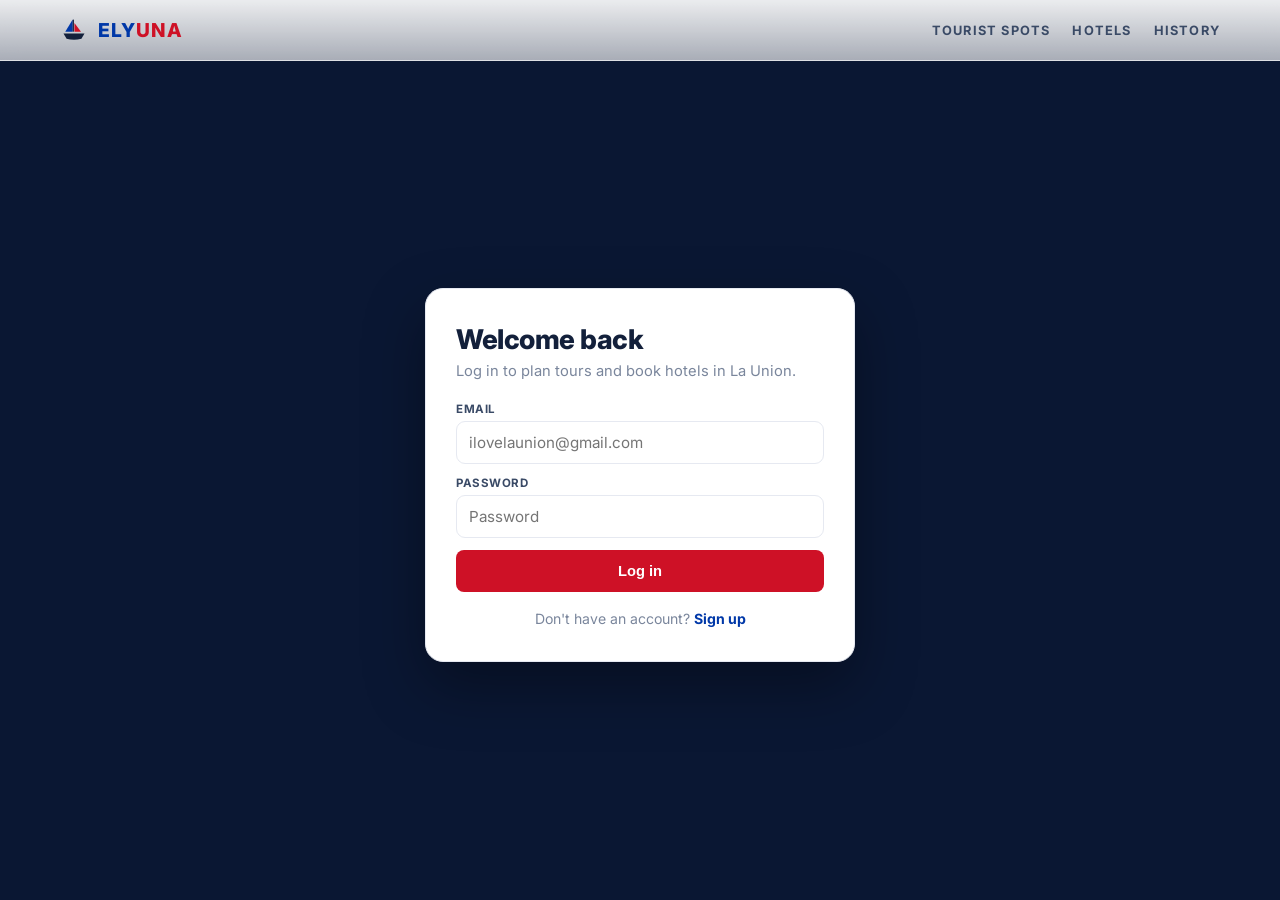
<file: login.html>
<!DOCTYPE html>
<html lang="en">
<head>
<meta charset="UTF-8" />
<meta name="viewport" content="width=device-width, initial-scale=1.0" />
<title>Log in | ELYUNA</title>
<link rel="preconnect" href="https://fonts.googleapis.com" />
<link rel="preconnect" href="https://fonts.gstatic.com" crossorigin />
<link href="https://fonts.googleapis.com/css2?family=Inter:wght@400;500;600;700;800&display=swap" rel="stylesheet" />
<link rel="stylesheet" href="css/style.css" />
</head>
<body>
  <div class="bg-aura"></div>
  <div class="bg-grid"></div>

  <nav>
    <a class="brand" href="index.html"><span class="dot"></span> <span><span class="b1">ELY</span><span class="b2">UNA</span></span></a>
    <div class="nav-links">
      <a href="index.html">Tourist Spots</a>
      <a href="hotels.html">Hotels</a>
      <a href="index.html#intro">History</a>
    </div>
  </nav>

  <div class="auth-wrap">
    <form class="auth-card" id="loginForm">
      <h1>Welcome back</h1>
      <p class="sub">Log in to plan tours and book hotels in La Union.</p>
      <div class="auth-err" id="err"></div>
      <div class="field">
        <label for="email">Email</label>
        <input type="email" id="email" placeholder="ilovelaunion@gmail.com" required />
      </div>
      <div class="field">
        <label for="password">Password</label>
        <input type="password" id="password" placeholder="Password" required />
      </div>
      <button type="submit" class="btn btn-red btn-block">Log in</button>
      <div class="auth-switch">Don't have an account? <a href="signup.html">Sign up</a></div>
    </form>
  </div>

  <script src="js/app.js"></script>
  <script>
    const form = document.getElementById("loginForm");
    const err = document.getElementById("err");
    form.addEventListener("submit", async function (e) {
      e.preventDefault();
      err.classList.remove("show");
      const email = document.getElementById("email").value;
      const password = document.getElementById("password").value;
      const res = await api("api/login.php", "POST", { email: email, password: password });
      if (!res.ok) {
        err.textContent = res.data.error || "Could not log in.";
        err.classList.add("show");
        return;
      }
      window.location.href = "trips.html";
    });
  </script>
</body>
</html>
</file>
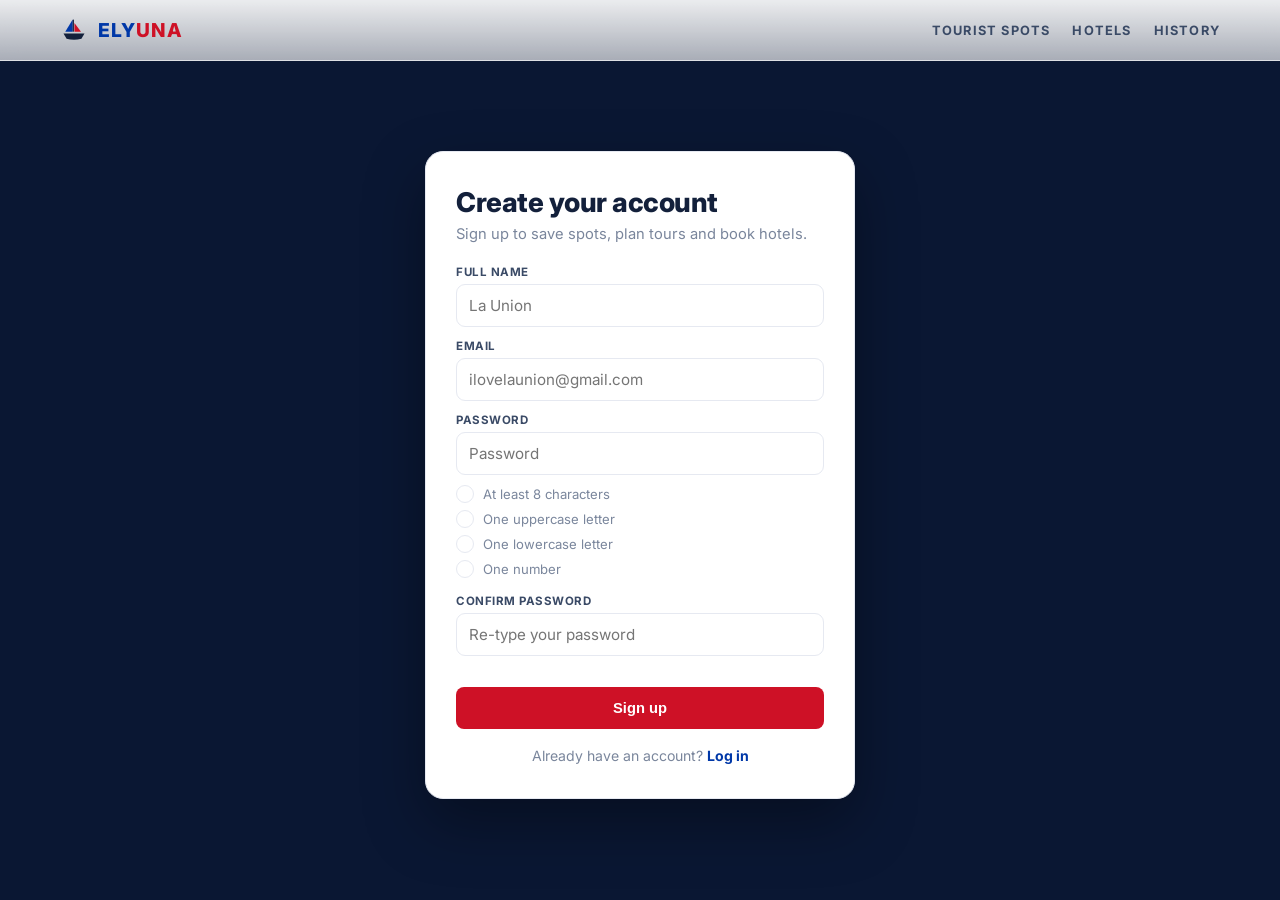
<file: signup.html>
<!DOCTYPE html>
<html lang="en">
<head>
<meta charset="UTF-8" />
<meta name="viewport" content="width=device-width, initial-scale=1.0" />
<title>Sign up | ELYUNA</title>
<link rel="preconnect" href="https://fonts.googleapis.com" />
<link rel="preconnect" href="https://fonts.gstatic.com" crossorigin />
<link href="https://fonts.googleapis.com/css2?family=Inter:wght@400;500;600;700;800&display=swap" rel="stylesheet" />
<link rel="stylesheet" href="css/style.css" />
</head>
<body>
  <div class="bg-aura"></div>
  <div class="bg-grid"></div>

  <nav>
    <a class="brand" href="index.html"><span class="dot"></span> <span><span class="b1">ELY</span><span class="b2">UNA</span></span></a>
    <div class="nav-links">
      <a href="index.html">Tourist Spots</a>
      <a href="hotels.html">Hotels</a>
      <a href="index.html#intro">History</a>
    </div>
  </nav>

  <div class="auth-wrap">
    <form class="auth-card" id="signupForm">
      <h1>Create your account</h1>
      <p class="sub">Sign up to save spots, plan tours and book hotels.</p>
      <div class="auth-err" id="err"></div>
      <div class="field">
        <label for="name">Full name</label>
        <input type="text" id="name" placeholder="La Union" required />
      </div>
      <div class="field">
        <label for="email">Email</label>
        <input type="email" id="email" placeholder="ilovelaunion@gmail.com" required />
      </div>
      <div class="field">
        <label for="password">Password</label>
        <input type="password" id="password" placeholder="Password" required />
      </div>
      <ul class="pw-reqs" id="pwReqs">
        <li data-rule="len"><span class="tick"></span> At least 8 characters</li>
        <li data-rule="upper"><span class="tick"></span> One uppercase letter</li>
        <li data-rule="lower"><span class="tick"></span> One lowercase letter</li>
        <li data-rule="num"><span class="tick"></span> One number</li>
      </ul>
      <div class="field">
        <label for="confirm">Confirm password</label>
        <input type="password" id="confirm" placeholder="Re-type your password" required />
        <div class="match-hint" id="matchHint"></div>
      </div>
      <button type="submit" class="btn btn-red btn-block">Sign up</button>
      <div class="auth-switch">Already have an account? <a href="login.html">Log in</a></div>
    </form>
  </div>

  <script src="js/app.js"></script>
  <script>
    const form = document.getElementById("signupForm");
    const err = document.getElementById("err");
    const pwInput = document.getElementById("password");
    const confirmInput = document.getElementById("confirm");
    const matchHint = document.getElementById("matchHint");
    const reqs = document.getElementById("pwReqs");

    // Show whether the confirm field matches as the user types.
    function updateMatch() {
      if (!confirmInput.value) { matchHint.textContent = ""; matchHint.className = "match-hint"; return; }
      if (confirmInput.value === pwInput.value) {
        matchHint.textContent = "Passwords match";
        matchHint.className = "match-hint ok";
      } else {
        matchHint.textContent = "Passwords do not match yet";
        matchHint.className = "match-hint bad";
      }
    }
    confirmInput.addEventListener("input", updateMatch);

    // The same rules the server checks. Returns which ones currently pass.
    function checkPassword(pw) {
      return {
        len: pw.length >= 8,
        upper: /[A-Z]/.test(pw),
        lower: /[a-z]/.test(pw),
        num: /[0-9]/.test(pw)
      };
    }

    // Update the little checklist live as the user types.
    pwInput.addEventListener("input", function () {
      const result = checkPassword(pwInput.value);
      reqs.querySelectorAll("li").forEach(function (li) {
        const ok = result[li.dataset.rule];
        li.classList.toggle("met", ok);
        li.querySelector(".tick").innerHTML = ok ? ICONS.check : "";
      });
      updateMatch();
    });

    form.addEventListener("submit", async function (e) {
      e.preventDefault();
      err.classList.remove("show");
      const name = document.getElementById("name").value;
      const email = document.getElementById("email").value;
      const password = pwInput.value;
      const confirm = confirmInput.value;

      // Don't even send it if the password doesn't meet the rules yet.
      const result = checkPassword(password);
      if (!result.len || !result.upper || !result.lower || !result.num) {
        err.textContent = "Please meet all the password requirements below.";
        err.classList.add("show");
        return;
      }
      if (password !== confirm) {
        err.textContent = "The passwords do not match.";
        err.classList.add("show");
        return;
      }
      const res = await api("api/signup.php", "POST", { name: name, email: email, password: password, confirm: confirm });
      if (!res.ok) {
        err.textContent = res.data.error || "Could not sign up.";
        err.classList.add("show");
        return;
      }
      window.location.href = "trips.html";
    });
  </script>
</body>
</html>
</file>
<file: css/style.css>
/* Shared styles for the La Union Tour site.
   Layout/structure is based on our tour-guide mockup (big hero, count-up
   stats, category blocks, glass cards, modal). The colors come from the
   La Union / Philippine flag posters: red, royal blue, gold and white.
   Font is Inter (taken from our Klook mockup). */

:root {
  --red:      #ce1126;
  --red-d:    #a60d1d;
  --blue:     #0038a8;
  --blue-d:   #002a7a;
  --gold:     #f5a800;
  --ink:      #13203b;
  --ink-soft: #3a4a66;
  --muted:    #7a869c;
  --line:     #e6e9f1;
  --bg:       #ffffff;
  --bg-soft:  #f4f7fc;
  --star:     #f5a623;
  --green:    #0a8754;
  --grad-text:  linear-gradient(100deg, #0038a8 0%, #2f5bd0 45%, #ce1126 105%);
  --grad-brand: linear-gradient(120deg, #0038a8, #ce1126);
  --panel:      #ffffff;
  --panel-line: #e6e9f1;
  /* placeholder card colors per category */
  --c-beaches:   #0038a8;
  --c-mountains: #1c2f6b;
  --c-food:      #ce1126;
  --c-culture:   #c98a1a;
}

* { margin: 0; padding: 0; box-sizing: border-box; }
html { scroll-behavior: smooth; scroll-padding-top: 80px; }
body {
  background: var(--bg);
  color: var(--ink);
  font-family: 'Inter', system-ui, sans-serif;
  -webkit-font-smoothing: antialiased;
  overflow-x: hidden;
}
::selection { background: var(--red); color: #fff; }
a { color: inherit; text-decoration: none; }
img { display: block; }

/* soft background auras + faint grid (light version of the mockup's glow layer) */
.bg-aura {
  position: fixed; inset: 0; z-index: -2;
  background:
    radial-gradient(55% 45% at 12% 8%, rgba(0,56,168,0.10), transparent 60%),
    radial-gradient(50% 40% at 88% 14%, rgba(206,17,38,0.08), transparent 60%),
    radial-gradient(60% 55% at 50% 105%, rgba(245,168,0,0.07), transparent 60%),
    var(--bg);
}
.bg-grid {
  position: fixed; inset: 0; z-index: -1; opacity: 0.5;
  background-image:
    linear-gradient(rgba(19,32,59,0.04) 1px, transparent 1px),
    linear-gradient(90deg, rgba(19,32,59,0.04) 1px, transparent 1px);
  background-size: 54px 54px;
  mask-image: radial-gradient(circle at 50% 25%, #000 25%, transparent 78%);
  -webkit-mask-image: radial-gradient(circle at 50% 25%, #000 25%, transparent 78%);
}

/* ---------------- Nav ---------------- */
nav {
  position: fixed; top: 0; left: 0; right: 0; z-index: 50;
  display: flex; align-items: center; justify-content: space-between;
  padding: 16px clamp(18px, 5vw, 60px);
  backdrop-filter: blur(10px);
  background: linear-gradient(180deg, rgba(255,255,255,0.92), rgba(255,255,255,0.65));
  border-bottom: 1px solid rgba(19,32,59,0.06);
}
.brand {
  font-weight: 800; font-size: 1.2rem; letter-spacing: 1px; color: var(--ink);
  display: flex; align-items: center; gap: 10px;
}
.brand-logo { width: 28px; height: 28px; flex: 0 0 auto; }
.brand .b1 { color: var(--blue); }
.brand .b2 { color: var(--red); }
.nav-links { display: flex; gap: 22px; align-items: center; }
.nav-links a {
  color: var(--ink-soft); font-size: .8rem; font-weight: 700; letter-spacing: 1.2px;
  text-transform: uppercase; position: relative; transition: color .25s;
}
.nav-links a::after {
  content: ''; position: absolute; left: 0; bottom: -6px; height: 2px; width: 0;
  background: var(--grad-brand); transition: width .3s;
}
.nav-links a:hover { color: var(--ink); }
.nav-links a:hover::after { width: 100%; }
.nav-links a.active { color: var(--red); }

/* nav hover menus (categories under Tourist Spots, types under Hotels) */
.nav-item { position: relative; display: inline-flex; align-items: center; }
.nav-drop {
  position: absolute; top: 100%; left: 50%; transform: translateX(-50%); min-width: 210px;
  background: #fff; border: 1px solid var(--line); border-radius: 10px; box-shadow: 0 12px 30px rgba(19,32,59,.16);
  padding: 6px; margin-top: 10px; display: none; z-index: 60;
}
.nav-drop::before { content: ''; position: absolute; top: -12px; left: 0; right: 0; height: 12px; }
.nav-item:hover .nav-drop, .nav-item:focus-within .nav-drop { display: block; }
.nav-links .nav-drop a {
  display: block; padding: 9px 12px; border-radius: 7px; font-size: .84rem; font-weight: 600;
  color: var(--ink); text-transform: none; letter-spacing: 0;
}
.nav-links .nav-drop a::after { display: none; }
.nav-links .nav-drop a:hover { background: var(--bg-soft); color: var(--blue); }
.nav-cta { color: #fff !important; background: var(--red); padding: 9px 16px; border-radius: 7px; letter-spacing: 1px; }
.nav-cta::after { display: none; }
.nav-cta:hover { background: var(--red-d); color: #fff !important; }
.nav-ghost { border: 1px solid var(--line); padding: 9px 16px; border-radius: 7px; }
.nav-ghost::after { display: none; }
.nav-user { font-weight: 700; color: var(--blue); font-size: .8rem; text-transform: none; letter-spacing: 0; }
.nav-user::after { display: none; }

/* account dropdown */
.acct { position: relative; display: inline-block; }
.acct-btn {
  display: inline-flex; align-items: center; gap: 7px; background: #fff; border: 1px solid var(--line);
  border-radius: 7px; padding: 8px 14px; font-family: inherit; font-weight: 700; font-size: .8rem;
  letter-spacing: 1px; text-transform: uppercase; color: var(--blue); cursor: pointer;
}
.acct-btn:hover { border-color: var(--blue); }
.acct-btn::after {
  content: ''; width: 0; height: 0; border-left: 4px solid transparent; border-right: 4px solid transparent;
  border-top: 5px solid currentColor;
}
.acct-drop {
  position: absolute; top: calc(100% + 8px); right: 0; background: #fff; border: 1px solid var(--line);
  border-radius: 10px; box-shadow: 0 12px 30px rgba(19,32,59,.14); min-width: 190px; padding: 6px; display: none; z-index: 60;
}
.acct-drop.open { display: block; }
.nav-links .acct-drop a {
  display: block; padding: 10px 12px; border-radius: 7px; font-size: .86rem; font-weight: 600;
  color: var(--ink); text-transform: none; letter-spacing: 0;
}
.nav-links .acct-drop a::after { display: none; }
.nav-links .acct-drop a:hover { background: var(--bg-soft); color: var(--blue); }

/* saved (heart) icon button in the nav */
.nav-links a.nav-icon { position: relative; display: inline-flex; align-items: center; color: var(--ink-soft); padding: 4px 2px; }
.nav-links a.nav-icon::after { display: none; }
.nav-links a.nav-icon:hover { color: var(--red); }
.saved-count {
  display: none; position: absolute; top: -5px; right: -7px; min-width: 16px; height: 16px;
  padding: 0 4px; box-sizing: border-box; border-radius: 9px; background: var(--red); color: #fff;
  font-size: .62rem; font-weight: 800; line-height: 16px; text-align: center;
}
.saved-count.show { display: block; }

/* generic inline icon alignment */
.ic { vertical-align: middle; }
.card-rating .ic, .modal-rating .ic { vertical-align: -2px; margin-right: 3px; }
.nav-toggle { display: none; background: none; border: 0; color: var(--ink); font-size: 1.6rem; cursor: pointer; }

/* ---------------- Buttons ---------------- */
/* Flat, solid buttons like a real booking site (no gradients, glow or hover-lift). */
.btn {
  font-weight: 700; font-size: .92rem;
  cursor: pointer; padding: 13px 26px; border: 0; border-radius: 8px; text-decoration: none;
  display: inline-flex; align-items: center; justify-content: center; gap: 8px;
  transition: background-color .15s, border-color .15s, color .15s; color: #fff;
}
.btn-primary { background: var(--blue); }
.btn-primary:hover { background: var(--blue-d); }
.btn-red { background: var(--red); }
.btn-red:hover { background: var(--red-d); }
.btn-blue { background: var(--blue); }
.btn-blue:hover { background: var(--blue-d); }
.btn-ghost { background: #fff; border: 1px solid var(--line); color: var(--blue); }
.btn-ghost:hover { background: var(--bg-soft); border-color: var(--blue); }
.btn-block { width: 100%; }

/* ---------------- Hero (video background) ---------------- */
.hero {
  position: relative; height: 100vh; min-height: 620px; width: 100%; overflow: hidden;
  background: var(--grad-brand); /* fallback shown until/if the video loads */
}
.hero-video {
  position: absolute; inset: 0; width: 100%; height: 100%; object-fit: cover; z-index: 0;
}
/* darkening overlay so the hero text stays readable over the video */
.hero-shade {
  position: absolute; inset: 0; z-index: 1;
  background:
    linear-gradient(180deg, rgba(8,20,45,0.55) 0%, rgba(8,20,45,0.32) 38%, rgba(8,20,45,0.62) 100%),
    linear-gradient(110deg, rgba(0,56,168,0.30), rgba(206,17,38,0.22));
}
.hero-overlay {
  position: absolute; inset: 0; z-index: 2;
  display: flex; flex-direction: column; align-items: center; justify-content: center;
  text-align: center; padding: 0 20px; pointer-events: none;
}
.hero-overlay > * { animation: heroIn .9s cubic-bezier(.2,.7,.2,1) both; }
.hero-kicker { animation-delay: .15s; }
.hero-title { animation-delay: .3s; }
.hero-sub { animation-delay: .5s; }
.hero-cta { animation-delay: .7s; }
@keyframes heroIn { from { opacity: 0; transform: translateY(22px); } to { opacity: 1; transform: none; } }
.hero-kicker {
  font-weight: 700; letter-spacing: 5px; font-size: clamp(.7rem, 2vw, .92rem);
  color: var(--gold); text-transform: uppercase; margin-bottom: 14px;
  text-shadow: 0 2px 14px rgba(0,0,0,.45);
}
.hero-title {
  font-weight: 800; font-size: clamp(3.2rem, 14vw, 10rem); line-height: .92;
  color: #fff; text-transform: uppercase; letter-spacing: -2px;
  text-shadow: 0 6px 34px rgba(0,0,0,.45);
}
.hero-sub {
  margin-top: 18px; max-width: 560px; color: rgba(255,255,255,0.92);
  font-size: clamp(.95rem, 2.4vw, 1.12rem); line-height: 1.55;
  text-shadow: 0 2px 18px rgba(0,0,0,.5);
}
.hero-cta { pointer-events: auto; margin-top: 32px; display: inline-flex; gap: 14px; flex-wrap: wrap; justify-content: center; }
.scroll-hint {
  position: absolute; bottom: 26px; left: 50%; transform: translateX(-50%); z-index: 3;
  color: rgba(255,255,255,0.85); font-size: .68rem; letter-spacing: 3px; text-transform: uppercase;
  display: flex; flex-direction: column; align-items: center; gap: 8px;
}
.scroll-hint .mouse { width: 22px; height: 36px; border: 2px solid rgba(255,255,255,0.7); border-radius: 12px; position: relative; }
.scroll-hint .mouse::after {
  content: ''; position: absolute; top: 6px; left: 50%; transform: translateX(-50%);
  width: 3px; height: 7px; background: #fff; border-radius: 2px; animation: wheel 1.5s infinite;
}
@keyframes wheel { 0% { opacity: 1; top: 6px; } 100% { opacity: 0; top: 18px; } }

/* ---------------- Sections ---------------- */
section { position: relative; z-index: 2; }
.wrap { max-width: 1240px; margin: 0 auto; padding: 0 clamp(18px, 5vw, 48px); }

.intro { padding: clamp(80px, 14vh, 150px) 0; text-align: center; }
.intro h2 { font-weight: 800; font-size: clamp(1.8rem, 5vw, 3rem); color: var(--ink); line-height: 1.06; margin-bottom: 20px; }
.intro h2 .accent { background: var(--grad-text); -webkit-background-clip: text; background-clip: text; color: transparent; }
.intro p { max-width: 680px; margin: 0 auto; color: var(--ink-soft); font-size: 1.06rem; line-height: 1.7; }
.stats { display: flex; flex-wrap: wrap; justify-content: center; gap: clamp(24px, 6vw, 72px); margin-top: 50px; }
.stat .num { font-weight: 800; font-size: clamp(2.2rem, 6vw, 3.4rem); background: var(--grad-text); -webkit-background-clip: text; background-clip: text; color: transparent; }
.stat .lbl { color: var(--muted); letter-spacing: 2px; text-transform: uppercase; font-size: .72rem; font-weight: 600; margin-top: 4px; }

/* search bar + suggestions dropdown */
.search-sec { padding: clamp(40px, 7vh, 72px) 0 clamp(34px, 5vh, 52px); position: relative; z-index: 30; }
.search-box { position: relative; max-width: 680px; margin: 0 auto; }
.searchbar { display: flex; align-items: center; gap: 12px; background: #fff; border: 1.5px solid #cdd5e2; border-radius: 14px; padding: 6px 6px 6px 20px; box-shadow: 0 8px 22px rgba(19,32,59,.10); }
.searchbar:focus-within { border-color: var(--blue); box-shadow: 0 8px 22px rgba(0,56,168,.16); }
.searchbar .search-ic { color: var(--muted); flex: 0 0 auto; }
.searchbar input { flex: 1; border: 0; outline: 0; background: transparent; font-family: inherit; font-size: 1.08rem; color: var(--ink); padding: 14px 6px; }
.search-btn { flex: 0 0 auto; background: var(--blue); color: #fff; border: 0; border-radius: 10px; padding: 13px 26px; font-family: inherit; font-weight: 700; font-size: .95rem; cursor: pointer; transition: background-color .15s; }
.search-btn:hover { background: var(--blue-d); }

.search-suggest {
  position: absolute; top: calc(100% + 6px); left: 0; right: 0; background: #fff;
  border: 1px solid var(--line); border-radius: 12px; box-shadow: 0 12px 30px rgba(19,32,59,.16);
  overflow: hidden; z-index: 40; display: none; text-align: left;
}
.search-suggest.open { display: block; }
.suggest-row { display: flex; align-items: center; gap: 10px; padding: 12px 16px; cursor: pointer; border-bottom: 1px solid var(--line); }
.suggest-row:last-child { border-bottom: 0; }
.suggest-row:hover { background: var(--bg-soft); }
.suggest-row .sr-name { font-weight: 600; font-size: .92rem; color: var(--ink); }
.suggest-row .sr-meta { color: var(--muted); font-size: .8rem; margin-left: auto; }
.suggest-empty { padding: 14px 16px 6px; color: var(--muted); font-size: .86rem; }
.suggest-chips { display: flex; gap: 8px; flex-wrap: wrap; padding: 8px 16px 14px; }
.suggest-chip { background: var(--bg-soft); border: 1px solid var(--line); border-radius: 20px; padding: 6px 12px; font-size: .8rem; font-weight: 600; cursor: pointer; color: var(--ink); }
.suggest-chip:hover { border-color: var(--blue); color: var(--blue); }

/* Full-width "chapter" sections that read clearly as you scroll (Apple-style). */
.cat-block { padding: 0 0 clamp(50px, 9vh, 96px); }
/* inline header for the hotels list (title on the left, count on the right). */
.cat-head { display: flex; align-items: center; justify-content: space-between; gap: 16px; margin: clamp(28px, 5vh, 56px) 0 14px; }
.cat-head .l-tag { font-weight: 700; letter-spacing: 4px; font-size: .72rem; color: var(--blue); text-transform: uppercase; }
.cat-head h3 { font-weight: 800; font-size: clamp(1.8rem, 4vw, 2.6rem); letter-spacing: -1px; color: var(--ink); margin-top: 12px; }
.cat-hero {
  text-align: center; padding: clamp(64px, 13vh, 150px) 22px clamp(40px, 7vh, 80px);
  display: flex; flex-direction: column; align-items: center; gap: 10px; margin-bottom: clamp(30px, 5vh, 56px);
}
/* Every section header is a photo band with a dark overlay + white text. */
.cat-hero { color: #fff; background-color: var(--ink); }
.cat-hero .l-tag { font-weight: 700; letter-spacing: 4px; font-size: .72rem; color: var(--gold); text-transform: uppercase; }
.cat-hero h3 { font-weight: 800; color: #fff; font-size: clamp(2.3rem, 7vw, 4.4rem); line-height: 1.02; letter-spacing: -2px; text-shadow: 0 4px 24px rgba(0,0,0,.45); }
.cat-hero .cat-sub { color: rgba(255,255,255,.9); font-size: clamp(1rem, 2.5vw, 1.2rem); }

/* a representative photo per category */
.cat-beaches  .cat-hero { background-image: linear-gradient(rgba(8,20,45,.42), rgba(8,20,45,.58)), url('../img/beach/urbiztondo.jpeg'); background-size: cover; background-position: center; }
.cat-mountains .cat-hero { background-image: linear-gradient(rgba(8,20,45,.45), rgba(8,20,45,.6)), url('../img/mountains/mount-mugong.jpg'); background-size: cover; background-position: center; }
.cat-food     .cat-hero { background-image: linear-gradient(rgba(8,20,45,.45), rgba(8,20,45,.6)), url('../img/food/sunset.jpg'); background-size: cover; background-position: center; }
.cat-culture  .cat-hero { background-image: linear-gradient(rgba(8,20,45,.42), rgba(8,20,45,.58)), url('../img/culture/ma-cho-temple.jpg'); background-size: cover; background-position: center; }
.cat-stay     .cat-hero { background-image: linear-gradient(rgba(8,20,45,.45), rgba(8,20,45,.6)), url('../hotel/salt.webp'); background-size: cover; background-position: center; }
/* search box sitting inside the beaches & falls banner */
.hero-search { width: 100%; max-width: 680px; margin: 0 auto 42px; position: relative; z-index: 30; }
.cat-block.has-search { position: relative; z-index: 40; }
/* balanced, roomy space above and below the search inside the beaches banner */
.cat-block.has-search .cat-hero { padding-top: clamp(46px, 6.5vh, 70px); }

/* each section keeps its own background; only the header band is a photo */
.cat-mountains { background: #0a1733; }
.cat-food { background: #f5f5f7; }
.cat-culture { background: #fbf2e2; }
.cat-stay { background: #eef2fb; }

.grid { display: grid; grid-template-columns: repeat(auto-fill, minmax(290px, 1fr)); gap: 22px; }

.grid { display: grid; grid-template-columns: repeat(auto-fill, minmax(290px, 1fr)); gap: 22px; }

/* ---------------- Cards ---------------- */
.card {
  position: relative; border-radius: 14px; overflow: hidden; cursor: pointer;
  background: var(--panel); border: 1px solid var(--panel-line);
  box-shadow: 0 6px 18px rgba(19,32,59,.05);
  transition: transform .35s cubic-bezier(.2,.7,.2,1), box-shadow .35s, border-color .35s;
  display: flex; flex-direction: column; min-height: 340px;
}
.card:hover { transform: translateY(-8px); border-color: var(--blue); box-shadow: 0 18px 44px rgba(0,56,168,.16); }
.card-visual { height: 168px; position: relative; overflow: hidden; }
.card-visual .ph { position: absolute; inset: 0; }
.card-visual img { position: absolute; inset: 0; width: 100%; height: 100%; object-fit: cover; }
.card-visual::after { content: ''; position: absolute; inset: 0; background: linear-gradient(180deg, transparent 45%, rgba(19,32,59,.45)); }
.card-type {
  position: absolute; top: 12px; left: 12px; z-index: 2; font-size: .64rem; letter-spacing: 1.5px;
  text-transform: uppercase; font-weight: 700; padding: 5px 10px; border-radius: 5px; color: #fff;
  background: rgba(0,56,168,.85); backdrop-filter: blur(4px);
}
.badge-fav {
  position: absolute; top: 10px; right: 10px; z-index: 2; width: 34px; height: 34px; border-radius: 50%;
  background: rgba(255,255,255,.95); display: grid; place-items: center; font-size: 1.05rem;
  color: var(--muted); border: 0; cursor: pointer; transition: transform .15s, color .2s;
}
.badge-fav:hover { transform: scale(1.1); }
.badge-fav.saved { color: var(--red); }
/* inside a detail modal the heart sits top-left, clear of the close button */
.modal-visual .badge-fav { top: 14px; left: 14px; right: auto; width: 38px; height: 38px; }
.card-body { padding: 18px 18px 20px; display: flex; flex-direction: column; flex: 1; }
.card-body h4 { font-weight: 800; font-size: 1.16rem; color: var(--ink); line-height: 1.12; }
.card-town { color: var(--blue); font-size: .72rem; letter-spacing: 1.4px; text-transform: uppercase; font-weight: 600; margin: 4px 0 10px; }
.card-about { color: var(--ink-soft); font-size: .88rem; line-height: 1.55; flex: 1; display: -webkit-box; -webkit-line-clamp: 3; -webkit-box-orient: vertical; overflow: hidden; }
.card-foot { display: flex; align-items: center; justify-content: space-between; margin-top: 14px; }
.card-price { font-size: .85rem; color: var(--ink); font-weight: 700; }
.card-price .peso { color: var(--red); }
.card-price .free { color: var(--green); }
.card-more { font-size: .68rem; letter-spacing: 1.4px; text-transform: uppercase; color: var(--red); font-weight: 700; }
.card-rating { color: var(--star); font-weight: 700; font-size: .8rem; }

/* ---------------- Modal ---------------- */
.modal-back {
  position: fixed; inset: 0; z-index: 100; background: rgba(19,32,59,.45);
  backdrop-filter: blur(5px); display: flex; align-items: center; justify-content: center;
  padding: 20px; opacity: 0; pointer-events: none; transition: opacity .3s;
}
.modal-back.open { opacity: 1; pointer-events: auto; }
.modal {
  width: min(620px, 100%); max-height: 90vh; overflow-y: auto; border-radius: 16px; background: #fff;
  border: 1px solid var(--panel-line); box-shadow: 0 30px 70px rgba(19,32,59,.28);
  transform: translateY(26px) scale(.97); transition: transform .35s cubic-bezier(.2,.7,.2,1);
}
.modal-back.open .modal { transform: translateY(0) scale(1); }
.modal-visual { height: 200px; position: relative; }
.modal-visual img { width: 100%; height: 100%; object-fit: cover; }
.modal-visual .ph { position: absolute; inset: 0; }
.modal-close {
  position: absolute; top: 14px; right: 14px; z-index: 3; width: 38px; height: 38px; border-radius: 50%;
  border: 0; background: rgba(255,255,255,.95); color: var(--ink); font-size: 1.2rem; cursor: pointer;
  transition: background .2s, transform .2s;
}
.modal-close:hover { background: var(--red); color: #fff; transform: rotate(90deg); }
.modal-inner { padding: 22px 30px 32px; }
.modal-type { display: inline-block; font-size: .66rem; letter-spacing: 1.5px; text-transform: uppercase; font-weight: 700; padding: 5px 12px; border-radius: 5px; color: #fff; background: var(--grad-brand); margin-bottom: 12px; }
.modal h3 { font-weight: 800; color: var(--ink); font-size: 1.9rem; line-height: 1.06; }
.modal-town { color: var(--blue); letter-spacing: 1.5px; text-transform: uppercase; font-size: .76rem; font-weight: 600; margin: 6px 0 14px; }
.modal-rating { display: inline-flex; align-items: center; gap: 6px; background: var(--bg-soft); padding: 7px 13px; border-radius: 10px; font-size: .84rem; margin-bottom: 16px; }
.modal-rating .stars { color: var(--star); font-weight: 700; }
.modal-about { color: var(--ink-soft); line-height: 1.7; font-size: .98rem; margin-bottom: 20px; }
.modal-rows { display: grid; gap: 1px; background: var(--line); border: 1px solid var(--line); border-radius: 10px; overflow: hidden; margin-bottom: 4px; }
.mrow { display: grid; grid-template-columns: 116px 1fr; background: #fff; padding: 12px 14px; gap: 12px; align-items: center; }
.mrow .k { font-size: .7rem; letter-spacing: 1.5px; text-transform: uppercase; color: var(--muted); font-weight: 600; }
.mrow .v { color: var(--ink); font-size: .9rem; word-break: break-word; }
.mrow .v a { color: var(--blue); font-weight: 600; }

/* booking form inside the modal */
.book-box { background: var(--bg-soft); border: 1px solid var(--line); border-radius: 14px; padding: 16px; margin-top: 18px; }
.book-box h4 { font-size: 1rem; font-weight: 800; margin-bottom: 12px; }
.field { margin-bottom: 12px; }
.field label { display: block; font-size: .72rem; font-weight: 700; letter-spacing: .5px; text-transform: uppercase; color: var(--ink-soft); margin-bottom: 5px; }
.field input, .field select {
  width: 100%; border: 1px solid var(--line); border-radius: 9px; padding: 11px 12px;
  font-family: inherit; font-size: .95rem; color: var(--ink); background: #fff; outline: none;
}
.field input:focus, .field select:focus { border-color: var(--blue); }
.field-row { display: flex; gap: 12px; }
.field-row .field { flex: 1; }
.book-total { display: flex; justify-content: space-between; align-items: baseline; margin: 8px 0 14px; font-size: .92rem; }
.book-total b { font-size: 1.2rem; color: var(--red); }

/* suggestion strip shown after a booking */
.suggest { margin-top: 22px; border-top: 1px dashed var(--line); padding-top: 18px; }
.suggest h4 { font-size: 1rem; font-weight: 800; margin-bottom: 4px; }
.suggest p.hint { color: var(--muted); font-size: .85rem; margin-bottom: 14px; }
.suggest-list { display: grid; gap: 10px; }
.suggest-item { display: flex; align-items: center; gap: 12px; padding: 10px; border: 1px solid var(--line); border-radius: 12px; transition: border-color .2s; cursor: pointer; }
.suggest-item:hover { border-color: var(--blue); }
.suggest-thumb { width: 54px; height: 54px; border-radius: 10px; flex: 0 0 auto; object-fit: cover; display: block; }
.suggest-meta { flex: 1; min-width: 0; }
.suggest-meta .n { font-weight: 700; font-size: .92rem; }
.suggest-meta .d { color: var(--muted); font-size: .78rem; margin-top: 2px; }
.suggest-dist { font-size: .76rem; color: var(--blue); font-weight: 700; white-space: nowrap; }

.book-ok { text-align: center; padding: 6px 0 4px; }
.ok-badge { display: inline-block; background: #e6f5ee; color: var(--green); font-weight: 700; font-size: .72rem; letter-spacing: 1px; text-transform: uppercase; padding: 6px 14px; border-radius: 20px; margin-bottom: 12px; }
.book-ok h3 { font-size: 1.3rem; font-weight: 800; color: var(--ink); }
.book-ok p { color: var(--muted); margin-top: 6px; font-size: .92rem; }
.ok-ref { margin-top: 10px; font-size: .82rem; color: var(--ink-soft); }
.ok-ref b { color: var(--ink); letter-spacing: .5px; }

/* ---------------- Auth pages ---------------- */
.auth-wrap {
  min-height: 100vh; display: grid; place-items: center; padding: 90px 16px 40px;
  background: #0a1733;
}
.auth-card { width: min(430px, 100%); background: #fff; border: 1px solid var(--line); border-radius: 18px; padding: 34px 30px; box-shadow: 0 24px 60px rgba(0,0,0,.35); }
.auth-card h1 { font-size: 1.7rem; font-weight: 800; letter-spacing: -.5px; color: var(--ink); }
.auth-card .sub { color: var(--muted); margin: 6px 0 22px; font-size: .92rem; }
.auth-err { background: #fdecec; color: var(--red-d); border: 1px solid #f6c6c9; border-radius: 9px; padding: 10px 12px; font-size: .86rem; margin-bottom: 14px; display: none; }
.auth-err.show { display: block; }
.auth-ok { background: #e6f5ee; color: var(--green); border: 1px solid #b9e3cd; border-radius: 9px; padding: 10px 12px; font-size: .86rem; margin-bottom: 14px; display: none; }
.auth-ok.show { display: block; }
.auth-switch { text-align: center; margin-top: 18px; font-size: .88rem; color: var(--muted); }
.auth-switch a { color: var(--blue); font-weight: 700; }

/* password requirement checklist */
.pw-reqs { list-style: none; margin: -2px 0 16px; padding: 0; display: grid; gap: 7px; }
.pw-reqs li { display: flex; align-items: center; gap: 9px; font-size: .82rem; color: var(--muted); transition: color .2s; }
.pw-reqs li .tick {
  width: 18px; height: 18px; border-radius: 50%; display: grid; place-items: center;
  font-size: .7rem; border: 1px solid var(--line); color: var(--muted); transition: all .2s; flex: 0 0 auto;
}
.pw-reqs li .tick svg { width: 11px; height: 11px; }
.pw-reqs li.met { color: var(--green); font-weight: 600; }
.pw-reqs li.met .tick { background: var(--green); color: #fff; border-color: var(--green); }

/* confirm-password match hint */
.match-hint { font-size: .8rem; font-weight: 600; margin-top: 6px; min-height: 1em; }
.match-hint.ok { color: var(--green); }
.match-hint.bad { color: var(--red); }

/* buttons row shown after a booking is confirmed */
.book-actions { display: flex; gap: 10px; justify-content: center; flex-wrap: wrap; margin-top: 16px; }
.book-actions .btn { padding: 12px 22px; }

/* "you might also like" optional label */
.suggest .optional { font-size: .68rem; letter-spacing: 1.5px; text-transform: uppercase; color: var(--muted); font-weight: 700; }

/* traveller tips inside a booking detail */
.tips { display: grid; gap: 18px; margin-top: 4px; }
.tip-group h5 { font-size: .76rem; text-transform: uppercase; letter-spacing: 1.5px; color: var(--blue); margin-bottom: 10px; }
.tip-group ul { list-style: none; display: grid; gap: 8px; }
.tip-group li { display: flex; gap: 10px; align-items: flex-start; font-size: .92rem; color: var(--ink-soft); line-height: 1.4; }
.tip-group li .ic { flex: 0 0 auto; margin-top: 2px; }
.tip-bring li .ic { color: var(--green); }
.tip-know li .ic { color: var(--blue); }

/* ---------------- My Trips dashboard ---------------- */
.page-head {
  padding: 130px 0 50px; background: #0a1733; color: #fff;
}
.page-head h1 { font-size: clamp(1.9rem, 5vw, 2.6rem); font-weight: 800; letter-spacing: -.6px; color: #fff; }
.page-head h1 .accent { background: none; color: var(--gold); -webkit-text-fill-color: var(--gold); }
.page-head p { color: rgba(255,255,255,.8); margin-top: 8px; }
.page-head .welcome-name { color: var(--gold); font-weight: 700; }
.tabs { display: flex; gap: 8px; border-bottom: 1px solid var(--line); margin: 26px 0 8px; flex-wrap: wrap; }
.tab { padding: 12px 18px; font-weight: 700; font-size: .82rem; letter-spacing: 1px; text-transform: uppercase; color: var(--muted); cursor: pointer; border-bottom: 3px solid transparent; }
.tab.active { color: var(--blue); border-bottom-color: var(--red); }
.panel { display: none; padding: 22px 0 60px; }
.panel.show { display: block; }
/* my trips: status + type filter chips */
.trip-filters { display: flex; flex-wrap: wrap; gap: 18px; margin: 16px 0 18px; }
.trip-fgroup { display: flex; gap: 8px; flex-wrap: wrap; }
.trip-chip { background: var(--bg-soft); border: 1px solid var(--line); border-radius: 20px; padding: 7px 14px; font-size: .8rem; font-weight: 700; cursor: pointer; color: var(--muted); }
.trip-chip:hover { border-color: var(--blue); color: var(--blue); }
.trip-chip.active { background: var(--blue); border-color: var(--blue); color: #fff; }
/* read-only profile fields (name + email) */
input[readonly] { background: var(--bg-soft); color: var(--muted); cursor: not-allowed; }
.empty { text-align: center; color: var(--muted); padding: 70px 20px; }
.empty .big { font-size: 2.6rem; margin-bottom: 10px; }

.booking-card { display: flex; gap: 16px; border: 1px solid var(--line); border-radius: 14px; padding: 16px; margin-bottom: 14px; align-items: center; flex-wrap: wrap; box-shadow: 0 6px 16px rgba(19,32,59,.04); }
.booking-icon { width: 50px; height: 50px; border-radius: 12px; display: grid; place-items: center; font-size: 1.4rem; color: #fff; flex: 0 0 auto; }
.booking-icon.hotel { background: var(--blue); }
.booking-icon.tour { background: var(--red); }
.booking-thumb { width: 50px; height: 50px; border-radius: 12px; object-fit: cover; display: block; flex: 0 0 auto; }
.booking-info { flex: 1; min-width: 180px; }
.booking-info .t { font-weight: 800; font-size: 1.04rem; color: var(--ink); }
.booking-info .m { color: var(--muted); font-size: .84rem; margin-top: 3px; }
.booking-side { text-align: right; }
.booking-side .price { font-weight: 800; color: var(--red); }
.status-pill { display: inline-block; font-size: .68rem; font-weight: 700; letter-spacing: .5px; text-transform: uppercase; padding: 4px 10px; border-radius: 20px; margin-top: 6px; }
.status-confirmed { background: #e6f5ee; color: var(--green); }
.status-cancelled { background: #f0f0f0; color: var(--muted); }
.link-btn { background: none; border: 0; color: var(--red); font-weight: 700; font-size: .8rem; cursor: pointer; margin-top: 6px; }

/* ---------------- Toast ---------------- */
#toast {
  position: fixed; bottom: 24px; left: 50%; transform: translateX(-50%) translateY(20px);
  background: var(--ink); color: #fff; padding: 13px 22px; border-radius: 12px; font-weight: 600; font-size: .9rem;
  opacity: 0; pointer-events: none; transition: opacity .25s, transform .25s; z-index: 300; box-shadow: 0 12px 30px rgba(19,32,59,.3);
}
#toast.show { opacity: 1; transform: translateX(-50%) translateY(0); }

/* ---------------- Confirmation dialog ---------------- */
.confirm-back {
  position: fixed; inset: 0; z-index: 150; background: rgba(19,32,59,.55); backdrop-filter: blur(4px);
  display: flex; align-items: center; justify-content: center; padding: 20px;
  opacity: 0; pointer-events: none; transition: opacity .2s;
}
.confirm-back.open { opacity: 1; pointer-events: auto; }
.confirm-box {
  width: min(400px, 100%); background: #fff; border-radius: 16px; padding: 26px 24px; text-align: center;
  box-shadow: 0 24px 60px rgba(19,32,59,.3); transform: translateY(12px) scale(.98); transition: transform .2s;
}
.confirm-back.open .confirm-box { transform: none; }
.confirm-box h3 { font-size: 1.2rem; font-weight: 800; color: var(--ink); margin-bottom: 8px; }
.confirm-box p { color: var(--ink-soft); font-size: .92rem; line-height: 1.5; margin-bottom: 22px; }
.confirm-actions { display: flex; gap: 10px; }
.confirm-actions .btn { flex: 1; padding: 12px; }

/* ---------------- Footer ---------------- */
footer { position: relative; z-index: 2; padding: 70px 0 44px; border-top: 1px solid var(--line); text-align: center; background: var(--bg-soft); }
footer .f-title { font-weight: 800; font-size: clamp(1.6rem, 5vw, 2.5rem); color: var(--ink); }
footer .f-title .accent { background: var(--grad-text); -webkit-background-clip: text; background-clip: text; color: transparent; }
footer p { color: var(--ink-soft); margin-top: 14px; font-size: .9rem; line-height: 1.6; }
footer .f-nav { margin-top: 20px; display: flex; gap: 22px; justify-content: center; flex-wrap: wrap; }
footer .f-nav a { color: var(--ink-soft); font-size: .82rem; font-weight: 600; text-transform: uppercase; letter-spacing: 1px; }
footer .f-nav a:hover { color: var(--red); }
footer .credit { margin-top: 26px; font-size: .72rem; letter-spacing: 1.5px; color: var(--muted); text-transform: uppercase; }

/* ---------------- Loader ---------------- */
#loader { position: fixed; inset: 0; z-index: 200; background: #fff; display: flex; flex-direction: column; align-items: center; justify-content: center; gap: 20px; transition: opacity .6s; }
#loader.hide { opacity: 0; pointer-events: none; }
.load-bar { width: 200px; height: 4px; border-radius: 4px; background: rgba(0,56,168,.12); overflow: hidden; }
.load-bar i { display: block; height: 100%; width: 0; background: var(--grad-brand); animation: load 1.1s ease forwards; }
@keyframes load { to { width: 100%; } }
.load-txt { letter-spacing: 3px; text-transform: uppercase; font-size: .8rem; font-weight: 700; color: var(--blue); }

.reveal { opacity: 0; transform: translateY(36px); transition: opacity .7s ease, transform .7s cubic-bezier(.2,.7,.2,1); }
.reveal.in { opacity: 1; transform: none; }

@media (max-width: 820px) {
  .nav-links {
    position: fixed; top: 64px; right: 14px; flex-direction: column; gap: 16px; align-items: flex-start;
    background: #fff; padding: 22px 26px; border-radius: 12px; border: 1px solid var(--line);
    box-shadow: 0 14px 34px rgba(19,32,59,.14); transform: translateX(130%); transition: transform .3s; min-width: 200px;
  }
  .nav-links.open { transform: translateX(0); }
  .nav-toggle { display: block; }
  .mrow { grid-template-columns: 96px 1fr; }
}
</file>
